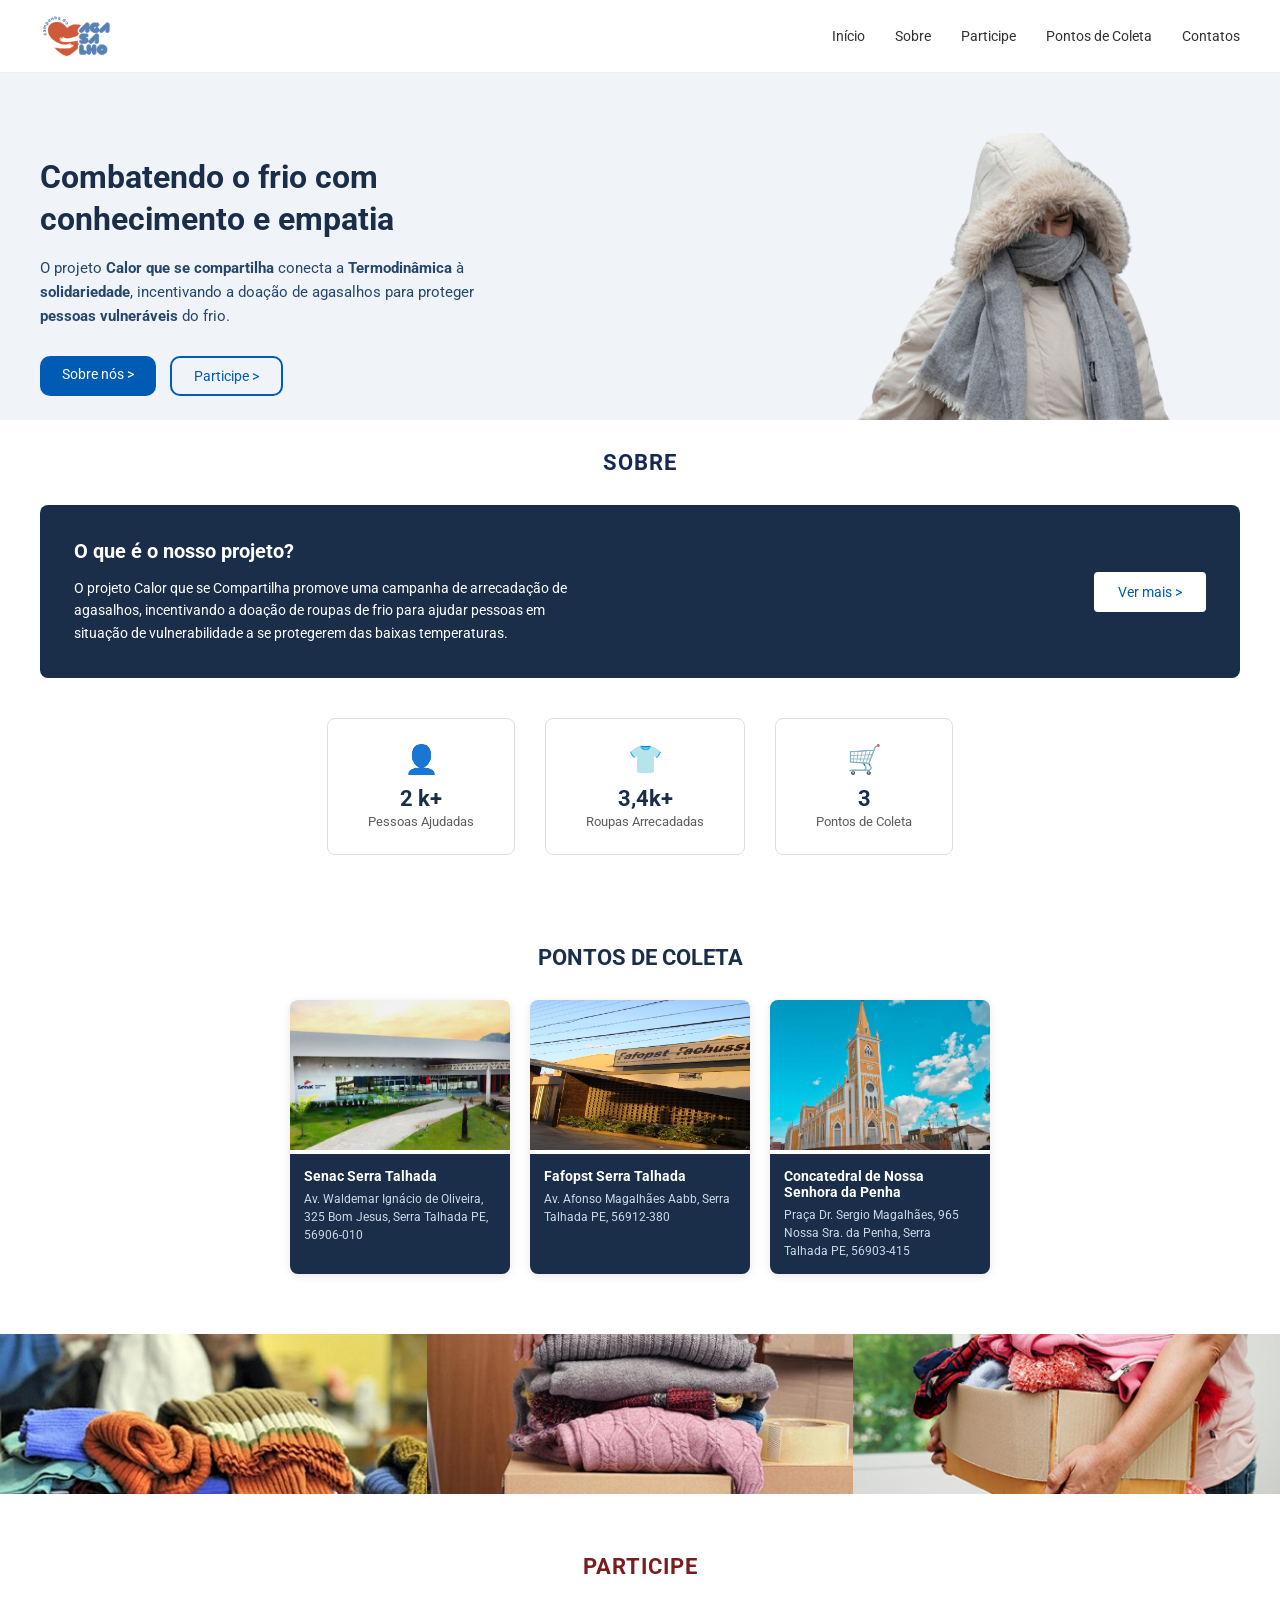
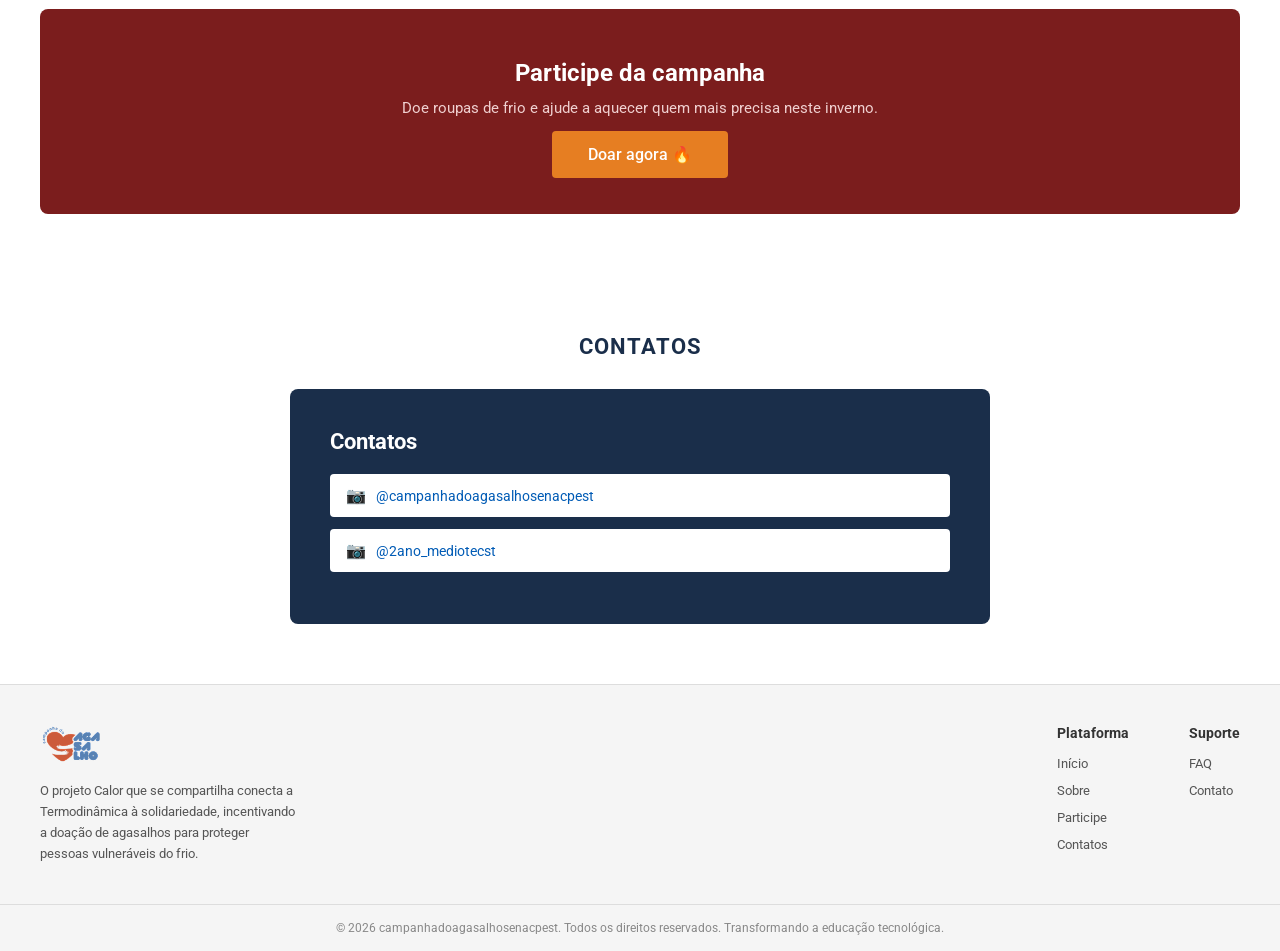
<file: code/index.html>
<!DOCTYPE html>
<html lang="pt-BR">
<head>
    <meta charset="UTF-8">
    <meta name="viewport" content="width=device-width, initial-scale=1.0">
    <title>Calor que se Compartilha</title>
    <link rel="icon" href="favicon.svg">
    <link href="https://fonts.googleapis.com/css2?family=Roboto:wght@400;500;700&display=swap" rel="stylesheet">
    <link rel="stylesheet" href="style.css">
</head>
<body>
    <header>
        <img src="logo.png" alt="Logo Calor que se Compartilha">
        <nav>
            <a href="#inicio">Início</a>
            <a href="sobre.html#sobre">Sobre</a>
            <a href="#participe">Participe</a>
            <a href="#pontos">Pontos de Coleta</a>
            <a href="#contatos">Contatos</a>
        </nav>
    </header>

    <main>
        <section id="inicio">
            <div class="inicio-texto">
                <h1>Combatendo o frio com conhecimento e empatia</h1>
                <p>
                    O projeto <strong>Calor que se compartilha</strong> conecta a
                    <strong>Termodinâmica</strong> à <strong>solidariedade</strong>, incentivando a
                    doação de agasalhos para proteger <strong>pessoas vulneráveis</strong> do frio.
                </p>
                <div class="inicio-botoes">
                    <a href="#sobre" class="btn-primario">Sobre nós &gt;</a> <!--O &gt é para colocar o sinal de ">" no botão-->
                    <a href="#participe" class="btn-secundario">Participe &gt;</a>
                </div>
            </div>
            <div class="inicio-imagem">
                <img src="pessoaagasalhada.png" alt="Pessoa usando agasalho">
            </div>
        </section>

        <section id="sobre">
            <h2>SOBRE</h2>

            <article class="sobre-blocodetexto">
                <div>
                    <h3>O que é o nosso projeto?</h3>
                    <p>
                        O projeto Calor que se Compartilha promove uma campanha de arrecadação de agasalhos,
                        incentivando a doação de roupas de frio para ajudar pessoas em situação de
                        vulnerabilidade a se protegerem das baixas temperaturas.
                    </p>
                </div>
                <a href="sobre.html"> Ver mais &gt;</a>
            </article>

            <div class="status">
                <div class="stat-bloco">
                    <div class="icone">👤</div>
                    <strong>2 k+</strong>
                    <span>Pessoas Ajudadas</span>
                </div>
                <div class="stat-bloco">
                    <div class="icone">👕</div>
                    <strong>3,4k+</strong>
                    <span>Roupas Arrecadadas</span>
                </div>
                <div class="stat-bloco">
                    <div class="icone">🛒</div>
                    <strong>3</strong>
                    <span>Pontos de Coleta</span>
                </div>
            </div>
        </section>
        <section id="pontos">
            <h2>PONTOS DE COLETA</h2>

            <div class="pontos-bloco">
                <article class="ponto-bloco">
                    <img src="senac.png" alt="Senac Serra Talhada">
                    <div class="ponto-info">
                        <h3>Senac Serra Talhada</h3>
                        <p>Av. Waldemar Ignácio de Oliveira, 325 Bom Jesus, Serra Talhada PE, 56906-010</p>
                    </div>
                </article>

                <article class="ponto-bloco">
                    <img src="fafopst.png" alt="Fafopst Serra Talhada">
                    <div class="ponto-info">
                        <h3>Fafopst Serra Talhada</h3>
                        <p>Av. Afonso Magalhães Aabb, Serra Talhada PE, 56912-380</p>
                    </div>
                </article>

                <article class="ponto-bloco">
                    <img src="igrejacatolica.png" alt="Concatedral de Nossa Senhora da Penha">
                    <div class="ponto-info">
                        <h3>Concatedral de Nossa Senhora da Penha</h3>
                        <p>Praça Dr. Sergio Magalhães, 965 Nossa Sra. da Penha, Serra Talhada PE, 56903-415</p>
                    </div>
                </article>
            </div>
        </section>

        <div class="banner-imagens" aria-hidden="true">
            <div><img src="carrosel1.png" alt=""></div>
            <div><img src="carrosel2.png" alt=""></div>
            <div><img src="carrosel3.png" alt=""></div>
        </div>

        <section id="participe">
            <h2>PARTICIPE</h2>
            <div class="participe-bloco">
                <h3>Participe da campanha</h3>
                <p>Doe roupas de frio e ajude a aquecer quem mais precisa neste inverno.</p>
                <a href="doacao.html" class="btn-doar">Doar agora 🔥</a>
            </div>
        </section>

        <section id="contatos">
            <h2>CONTATOS</h2>
            <div class="contatos-bloco">
                <h3>Contatos</h3>
                <div class="contato-item">
                    <span>📷</span>
                    <a href="https://instagram.com/campanhadoagasalhosenacpest" target="_blank">@campanhadoagasalhosenacpest</a><!--O target é parar abrir outra aba quando clicar-->
                </div>
                <div class="contato-item">
                    <span>📷</span>
                    <a href="https://instagram.com/2ano_mediotecst" target="_blank">@2ano_mediotecst</a>
                </div>
            </div>
        </section>

    </main>

    <footer>
        <div class="footer-marca">
            <img src="logo.png" alt="Logo Calor que se Compartilha">
            <p>O projeto Calor que se compartilha conecta a Termodinâmica à solidariedade, incentivando a doação de agasalhos para proteger pessoas vulneráveis do frio.</p>
        </div>

        <div class="footer-links">
            <div class="footer-coluna">
                <h4>Plataforma</h4>
                <ul>
                    <li><a href="#inicio">Início</a></li>
                    <li><a href="sobre.html#sobre">Sobre</a></li>
                    <li><a href="#participe">Participe</a></li>
                    <li><a href="#contatos">Contatos</a></li>
                </ul>
            </div>
            <div class="footer-coluna">
                <h4>Suporte</h4>
                <ul>
                    <li><a href="#">FAQ</a></li>
                    <li><a href="#">Contato</a></li>
                </ul>
            </div>
        </div>
    </footer>

    <div class="footer-copyright">
        <p>© 2026 campanhadoagasalhosenacpest. Todos os direitos reservados. Transformando a educação tecnológica.</p>
    </div>

</body>
</html>
</file>
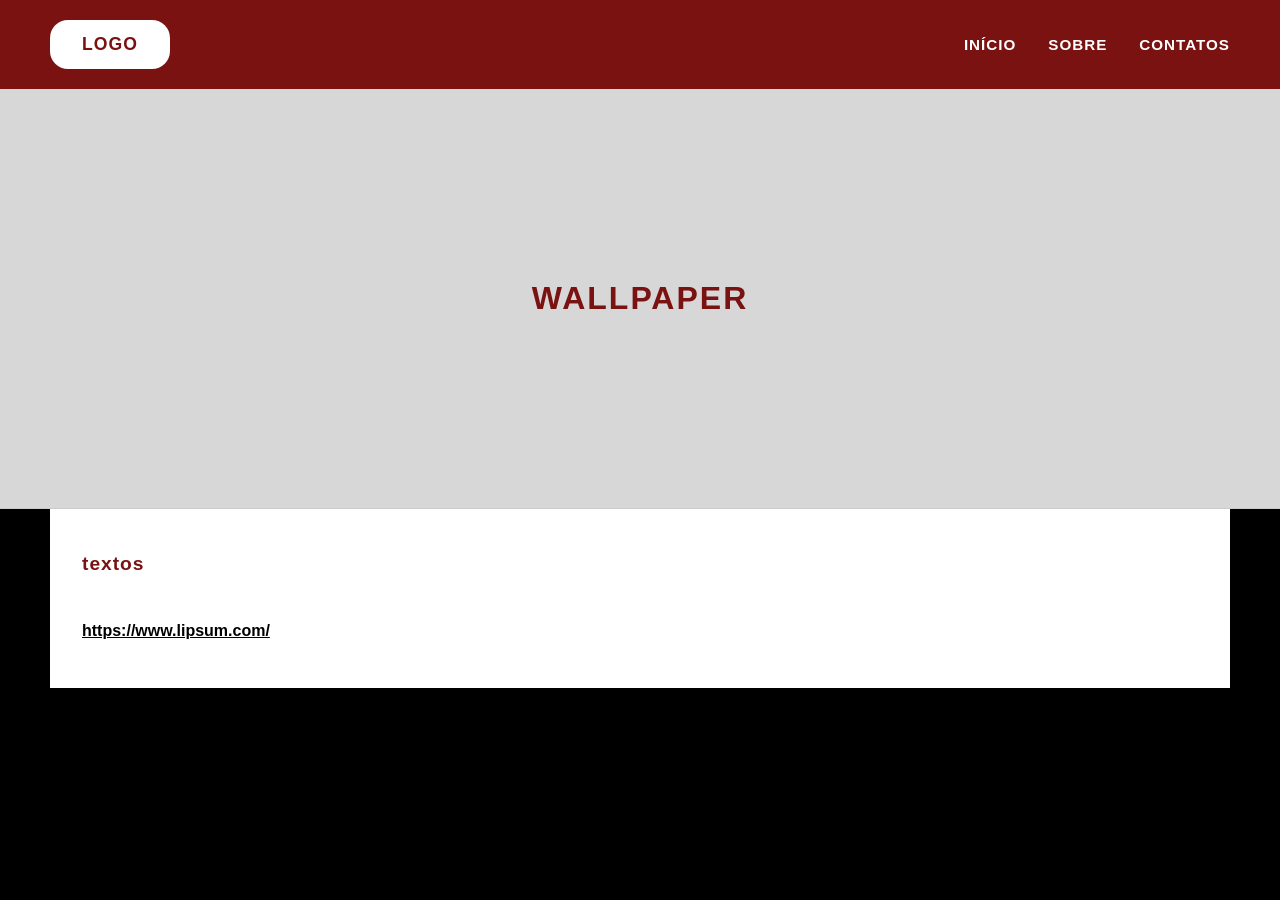
<file: codigo/index.html>
<html lang="pt-br">
<head>
    <meta charset="UTF-8">
    <meta name="viewport" content="width=device-width, initial-scale=1.0">
    <title>Agasalho</title>
    <link rel="icon" type="image/svg+xml" href="favicon.svg">
    <link rel="stylesheet" href="styles.css">
</head>
<body>
    <div class="page">
        <header>
            <div class="header-inner">
                <div class="logo-box"> 
                    LOGO
                </div>
                <nav>
                    <ul>
                        <li><a href="#">INÍCIO</a></li>
                        <li><a href="#">SOBRE</a></li>
                        <li><a href="#">CONTATOS</a></li>
                    </ul>
                </nav>
            </div>
        </header>

        <main>
            <section class="wallpaper">
                WALLPAPER
            </section>

            <section class="content">
                <h2>textos</h2>
                <p><a href="https://www.lipsum.com/" target="_blank" rel="noopener noreferrer">https://www.lipsum.com/</a></p>
            </section>
        </main>
    </div>
</body>
</html>
</file>
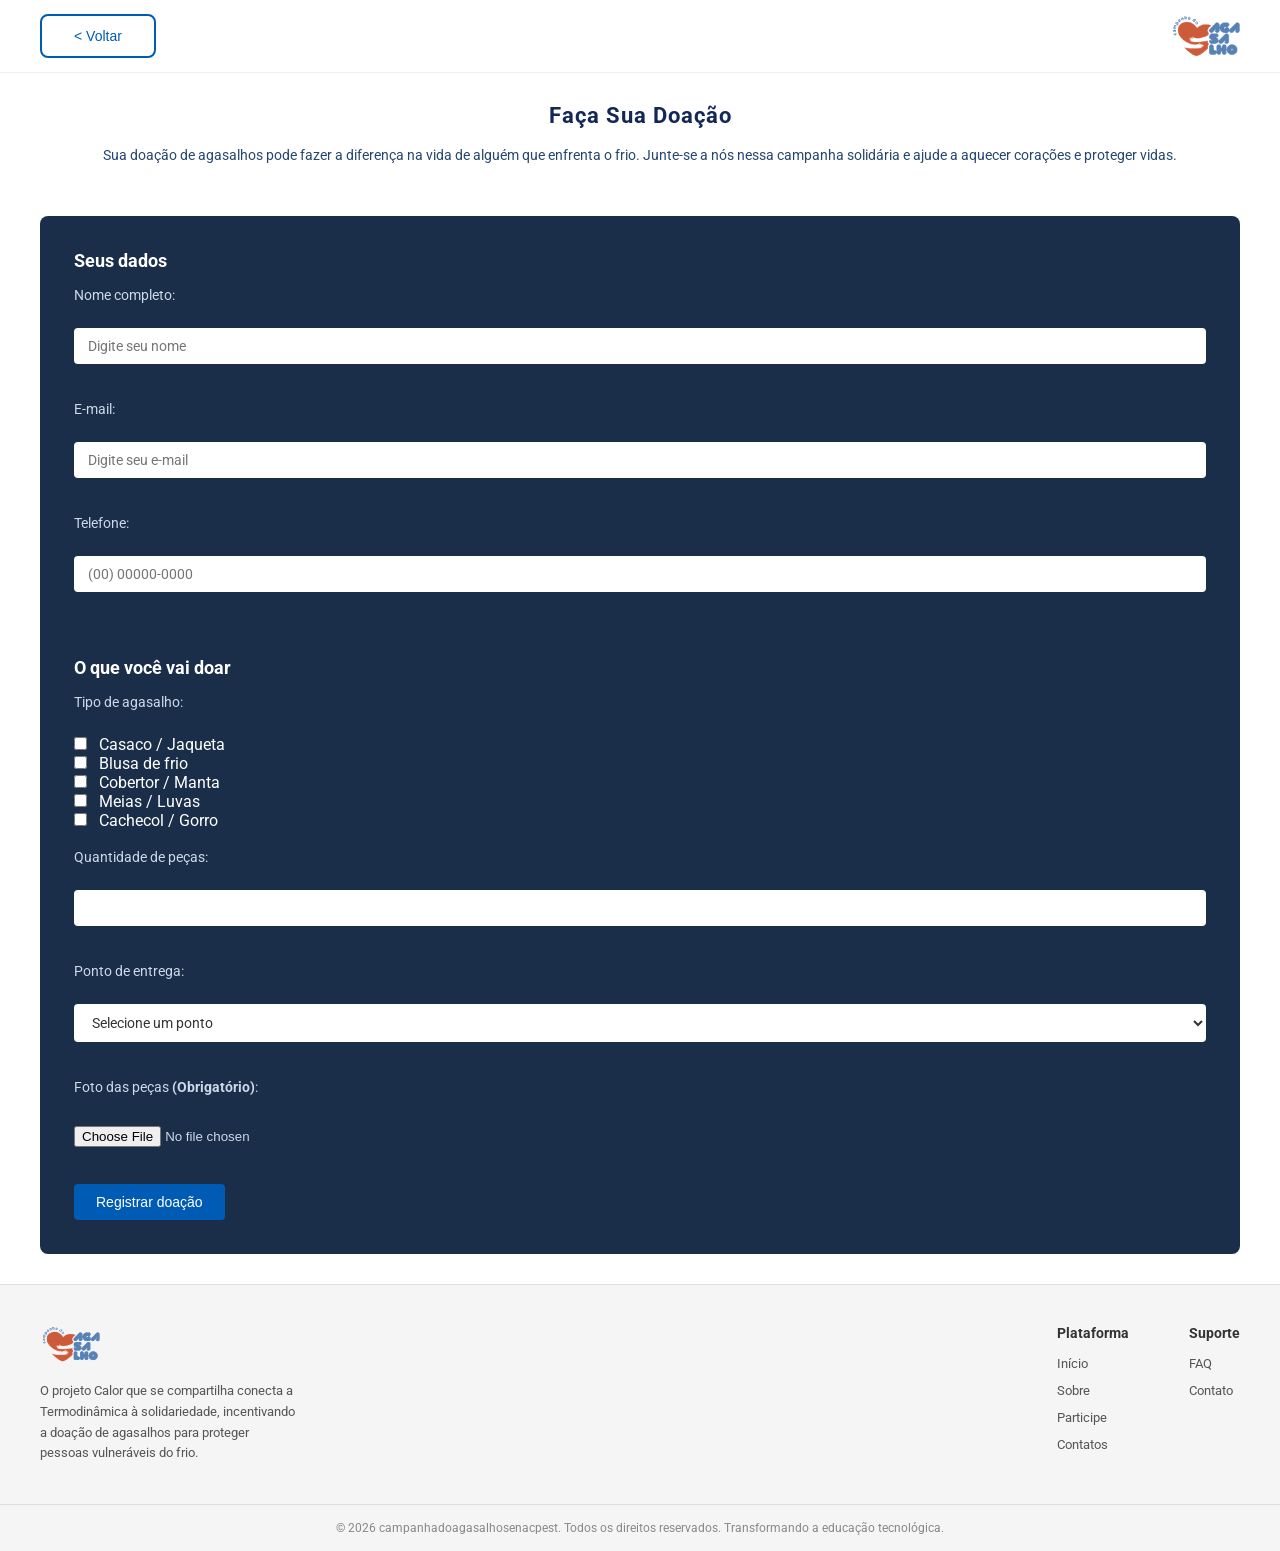
<file: code/doacao.html>
<!DOCTYPE html>
<html lang="pt-BR">
  <head>
    <meta charset="UTF-8">
    <meta name="viewport" content="width=device-width, initial-scale=1.0">
    <title>Calor que se Compartilha</title>
    <link rel="icon" href="favicon.svg">
    <link href="https://fonts.googleapis.com/css2?family=Roboto:wght@400;500;700&display=swap" rel="stylesheet">
    <link rel="stylesheet" href="style.css">
  </head>
  <body>
    <header>
        <nav>
            <button><a href="index.html" style="color: #005BB5;">&lt; Voltar</a></button>
        </nav>
        <img src="logo.png" alt="Logo Calor que se Compartilha">
    </header>

    <main>
      <section id="doacao">
        <h2>Faça Sua Doação</h2>
        <p>
          Sua doação de agasalhos pode fazer a diferença na vida de alguém que enfrenta o frio.
          Junte-se a nós nessa campanha solidária e ajude a aquecer corações e proteger vidas.
        </p>
        <br>
          <form>
          <h3>Seus dados</h3>
      
          <label for="nome">Nome completo:</label><br>
          <input type="text" id="nome" name="nome" placeholder="Digite seu nome"><br><br>
      
          <label for="email">E-mail:</label><br>
          <input type="email" id="email" name="email" placeholder="Digite seu e-mail"><br><br>
      
          <label for="telefone">Telefone:</label><br>
          <input type="tel" id="telefone" name="telefone" placeholder="(00) 00000-0000"><br><br>
      
          <h3>O que você vai doar</h3>
      
          <label>Tipo de agasalho:</label><br>
          <input type="checkbox" name="tipo" value="casaco"> Casaco / Jaqueta<br>
          <input type="checkbox" name="tipo" value="blusa"> Blusa de frio<br>
          <input type="checkbox" name="tipo" value="cobertor"> Cobertor / Manta<br>
          <input type="checkbox" name="tipo" value="meias"> Meias / Luvas<br>
          <input type="checkbox" name="tipo" value="cachecol"> Cachecol / Gorro<br><br>
      
          <label for="quantidade">Quantidade de peças:</label><br>
          <input type="number" id="quantidade" name="quantidade" min="1"><br><br>
      
          <label for="ponto">Ponto de entrega:</label><br>
          <select id="ponto" name="ponto">
            <option value="">Selecione um ponto</option>
            <option value="escola">Escola Estadual João Pessoa</option>
            <option value="ifpe">IFPE - Campus Garanhuns</option>
            <option value="upe">UPE - Unidade Garanhuns</option>
            <option value="paroquia">Paróquia São Sebastião</option>
          </select><br><br>
      
          <label for="foto">Foto das peças <strong>(Obrigatório)</strong>:</label><br>
          <input type="file" id="foto" name="foto" accept="image/*" required><br><br>
      
          <input type="submit" value="Registrar doação">
      
        </form>
      </section>
    </main>

    <footer>
      <div class="footer-marca">
            <img src="logo.png" alt="Logo Calor que se Compartilha">
            <p>O projeto Calor que se compartilha conecta a Termodinâmica à solidariedade, incentivando a doação de agasalhos para proteger pessoas vulneráveis do frio.</p>
      </div>

        <div class="footer-links">
            <div class="footer-coluna">
                <h4>Plataforma</h4>
                <ul>
                    <li><a href="index.html">Início</a></li>
                    <li><a href="index.html">Sobre</a></li>
                    <li><a href="index.html">Participe</a></li>
                    <li><a href="index.html">Contatos</a></li>
                </ul>
            </div>
            <div class="footer-coluna">
                <h4>Suporte</h4>
                <ul>
                    <li><a href="#">FAQ</a></li>
                    <li><a href="#">Contato</a></li>
                </ul>
            </div>
        </div>
    </footer>

    <div class="footer-copyright">
        <p>© 2026 campanhadoagasalhosenacpest. Todos os direitos reservados. Transformando a educação tecnológica.</p>
    </div>

  </body>
</html>
</file>
<file: code/style.css>
* {
    margin: 0;
    padding: 0;
    box-sizing: border-box;
}

body {
    font-family: 'Roboto', sans-serif;
    color: #333333;
    background-color: #fff;
}

/* ----------------------------------------------------------------------------------------- */
/* header do site */
/* ----------------------------------------------------------------------------------------- */

header {
    display: flex;
    justify-content: space-between;
    align-items: center;
    padding: 14px 40px;
    background-color: #fff;
    border-bottom: 1px solid #eee;
}

header button {
    background-color: transparent;
    color: #005BB5;
    border: 2px solid #005BB5;
    font-size: 14px;
    cursor: pointer;
    border-radius: 8px;
    padding: 12px 32px;
}

header img {
    width: 70px;
}

header nav {
    display: flex;
    gap: 30px;
}

header nav a {
    text-decoration: none;
    color: #303030;
    font-size: 14px;
}

header nav a:hover {
    color: #005BB5;
}

/* ----------------------------------------------------------------------------------------- */
/* Body - inicio */
/* ----------------------------------------------------------------------------------------- */

#inicio {
    display: flex;
    align-items: center;
    justify-content: space-between;
    padding: 60px 40px 0 40px;
    background-color: #f0f4f8;
}

#inicio .inicio-texto {
    max-width: 480px;
}

#inicio h1 {
    font-size: 32px;
    font-weight: 700;
    color: #1a2e4a;
    margin-bottom: 16px;
    line-height: 1.3;
}

#inicio p {
    font-size: 15px;
    color: #25466E;
    margin-bottom: 28px;
    line-height: 1.6;
}

#inicio p strong {
    font-weight: 700;
    color: #25466E;
}

.inicio-botoes {
    display: flex;
    gap: 14px;
}

.btn-primario {
    background-color: #005BB5;
    color: #fff;
    padding: 10px 22px;
    border-radius: 10px;
    font-size: 14px;
    text-decoration: none;
}

.btn-secundario {
    background-color: transparent;
    color: #005BB5;
    border: 2px solid #005BB5;
    padding: 10px 22px;
    border-radius: 10px;
    font-size: 14px;
    text-decoration: none;
}

#inicio .inicio-imagem{
    display: flex;
    align-items: flex-end;
}

#inicio .inicio-imagem img {
    width: 500px;
    display: block;
}

/* ----------------------------------------------------------------------------------------- */
/* Body - sobre */
/* ----------------------------------------------------------------------------------------- */

#sobre {
    padding: 30px 40px;
    text-align: center;
}

#sobre h2 { /* título */
    font-size: 22px;
    font-weight: 700;
    color: #132857;
    margin-bottom: 30px;
    letter-spacing: 1px;
}

.sobre-blocodetexto {
    background-color: #1a2e4a;
    color: #fff;
    border-radius: 8px;
    padding: 34px;
    display: flex;
    justify-content: space-between;
    align-items: center;
    text-align: left;
    margin-bottom: 40px;
}

.sobre-blocodetexto h3 {
    font-size: 20px;
    margin-bottom: 14px;
}

.sobre-blocodetexto p {
    font-size: 14px;
    line-height: 1.6;
    max-width: 500px;
}

.sobre-blocodetexto a {
    border: 2px solid #fff;
    background-color: #fff;
    color: #005BB5;
    padding: 10px 22px;
    border-radius: 4px;
    text-decoration: none;
    font-size: 14px;
    white-space: nowrap;
}

/* ----------------------------------------------------------------------------------------- */
/* Body - Andamento das pessoas, roupas e pontos de coleta*/
/* ----------------------------------------------------------------------------------------- */

.status {
    display: flex;
    justify-content: center;
    gap: 30px;
}

.stat-bloco {
    border: 1px solid #ddd;
    border-radius: 8px;
    padding: 24px 40px;
    text-align: center;
}

.stat-bloco .icone {
    font-size: 28px;
    margin-bottom: 10px;
}

.stat-bloco strong {
    display: block;
    font-size: 22px;
    font-weight: 700;
    color: #1a2e4a;
}

.stat-bloco span {
    font-size: 13px;
    color: #5c5c5c;
}

/* ----------------------------------------------------------------------------------------- */
/* Body - pontos de coleta */
/* ----------------------------------------------------------------------------------------- */

#pontos {
    padding: 60px 40px;
    text-align: center;
}

#pontos h2 {
    font-size: 22px;
    font-weight: 700;
    color: #1a2e4a;
    margin-bottom: 30px;
}

.pontos-bloco {
    display: flex;
    justify-content: center;
    gap: 20px;
}

.ponto-bloco {
    width: 220px;
    border-radius: 8px;
    overflow: hidden; /* Serve para a imagem ficar dentro da borda e ficar arredondada junto dela*/
    text-align: left;
    box-shadow: 0 2px 8px rgba(0,0,0,0.1);
}

.ponto-bloco img {
    width: 100%;
    height: 150px;
    object-fit: cover;
}

.ponto-bloco .ponto-info {
    background-color: #1a2e4a;
    color: #fff;
    padding: 14px;
    height: 100%;
}

.ponto-bloco .ponto-info h3 {
    font-size: 14px;
    font-weight: 700;
    margin-bottom: 6px;
}

.ponto-bloco .ponto-info p {
    font-size: 12px;
    line-height: 1.5;
    color: #ccd9e8;
}

.banner-imagens {
    display: flex;
    height: 160px;
    overflow: hidden;
}

.banner-imagens div {
    flex: 1;
    overflow: hidden;
}

.banner-imagens div img {
    width: 100%;
    height: 100%;
    object-fit: cover;
}

/* ----------------------------------------------------------------------------------------- */
/* Body - participe */
/* ----------------------------------------------------------------------------------------- */

#participe {
    padding: 60px 40px;
    text-align: center;
}

#participe h2 {
    font-size: 22px;
    font-weight: 700;
    color: #7b1d1d;
    margin-bottom: 30px;
    letter-spacing: 1px;
}

.participe-bloco {
    background-color: #7b1d1d;
    color: #fff;
    border-radius: 8px;
    padding: 50px 40px;
}

.participe-bloco h3 {
    font-size: 24px;
    font-weight: 700;
    margin-bottom: 12px;
}

.participe-bloco p {
    font-size: 15px;
    margin-bottom: 28px;
    color: #f0d0d0;
}

.btn-doar {
    background-color: #e67e22;
    color: #fff;
    padding: 14px 36px;
    border-radius: 4px;
    font-size: 16px;
    font-weight: 500;
    text-decoration: none;
}

/* ----------------------------------------------------------------------------------------- */
/* Body - Contatos*/
/* ----------------------------------------------------------------------------------------- */

#contatos {
    padding: 60px 40px;
    text-align: center;
}

#contatos h2 {
    font-size: 22px;
    font-weight: 700;
    color: #1a2e4a;
    margin-bottom: 30px;
    letter-spacing: 1px;
}

.contatos-bloco {
    background-color: #1a2e4a;
    color: #fff;
    border-radius: 8px;
    padding: 40px;
    text-align: left;
    max-width: 700px;
    margin: 0 auto;
}

.contatos-bloco h3 {
    font-size: 22px;
    font-weight: 700;
    margin-bottom: 20px;
}

.contato-item {
    background-color: #fff;
    border-radius: 4px;
    padding: 12px 16px;
    margin-bottom: 12px;
    display: flex;
    align-items: center;
    gap: 10px;
}

.contato-item a {
    color: #005BB5;
    text-decoration: none;
    font-size: 14px;
}

/* ----------------------------------------------------------------------------------------- */
/* Body - Rodapé */
/* ----------------------------------------------------------------------------------------- */

footer {
    background-color: #f5f5f5;
    padding: 40px;
    display: flex;
    justify-content: space-between;
    align-items: flex-start;
    border-top: 1px solid #ddd;
}

.footer-marca img {
    width: 60px;
    margin-bottom: 14px;
}

.footer-marca p {
    font-size: 13px;
    color: #555;
    max-width: 260px;
    line-height: 1.6;
}

.footer-links {
    display: flex;
    gap: 60px;
}

.footer-coluna h4 {
    font-size: 14px;
    font-weight: 700;
    margin-bottom: 12px;
}

.footer-coluna ul {
    list-style: none;
}

.footer-coluna ul li {
    margin-bottom: 8px;
}

.footer-coluna ul li a {
    text-decoration: none;
    font-size: 13px;
    color: #555;
}

.footer-coluna ul li a:hover {
    color: #005BB5;
}

.footer-copyright {
    background-color: #f5f5f5;
    text-align: center;
    padding: 16px;
    font-size: 12px;
    color: #888;
    border-top: 1px solid #ddd;
}

/* ----------------------------------------------------------------------------------------- */
/* Body - doação */
/* ----------------------------------------------------------------------------------------- */

#doacao {
    padding: 30px 40px;
    text-align: center;
}

#doacao h2 {
    font-size: 22px;
    font-weight: 700;
    color: #132857;
    margin-bottom: 16px;
    letter-spacing: 1px;
}

#doacao > p {
    font-size: 14px;
    color: #25466E;
    line-height: 1.6;
    margin-bottom: 30px;
}

#doacao form {
    background-color: #1a2e4a;
    color: #fff;
    border-radius: 8px;
    padding: 34px;
    text-align: left;
}

#doacao form h3 {
    font-size: 18px;
    margin-bottom: 16px;
    margin-top: 28px;
    color: #fff;
}

#doacao form h3:first-child {
    margin-top: 0;
}

#doacao form label {
    display: block;
    font-size: 14px;
    margin-bottom: 6px;
    color: #ccd9e8;
}

#doacao form input[type="text"] {
    width: 100%;
    padding: 10px 14px;
    margin-bottom: 18px;
    border: none;
    border-radius: 4px;
    font-size: 14px;
    font-family: 'Roboto', sans-serif;
    background-color: #fff;
    color: #333;
}

#doacao form input[type="email"] {
    width: 100%;
    padding: 10px 14px;
    margin-bottom: 18px;
    border: none;
    border-radius: 4px;
    font-size: 14px;
    font-family: 'Roboto', sans-serif;
    background-color: #fff;
    color: #333;
}

#doacao form input[type="tel"] {
    width: 100%;
    padding: 10px 14px;
    margin-bottom: 18px;
    border: none;
    border-radius: 4px;
    font-size: 14px;
    font-family: 'Roboto', sans-serif;
    background-color: #fff;
    color: #333;
}

#doacao form input[type="number"] {
    width: 100%;
    padding: 10px 14px;
    margin-bottom: 18px;
    border: none;
    border-radius: 4px;
    font-size: 14px;
    font-family: 'Roboto', sans-serif;
    background-color: #fff;
    color: #333;
}

#doacao form select {
    width: 100%;
    padding: 10px 14px;
    margin-bottom: 18px;
    border: none;
    border-radius: 4px;
    font-size: 14px;
    font-family: 'Roboto', sans-serif;
    background-color: #fff;
    color: #333;
}

#doacao form input[type="checkbox"] {
    margin-right: 8px;
    accent-color: #e67e22;
}

#doacao form input[type="file"] {
    margin-top: 6px;
    margin-bottom: 18px;
    color: #ccd9e8;
}

#doacao form input[type="submit"] {
    background-color: #005BB5;
    color: #fff;
    border: none;
    padding: 10px 22px;
    cursor: pointer;
    display: flex;
    justify-content: center;
    border-radius: 4px;
    font-size: 14px;
}

#doacao form input[type="submit"]:hover {
    background-color: #004494;
}

/* ----------------------------------------------------------------------------------------- */
/* Body - Sobre */
/* ----------------------------------------------------------------------------------------- */

.nav-ativo {
    color: #005BB5;
    font-weight: 500;
}

#sobre-hero {
    background-color: #f0f4f8;
    padding: 60px 40px;
    text-align: center;
}

#sobre-hero h1 {
    font-size: 36px;
    font-weight: 700;
    color: #1a2e4a;
    margin-bottom: 16px;
}

#sobre-hero p {
    font-size: 16px;
    color: #25466E;
    line-height: 1.6;
}

#missao {
    padding: 60px 40px;
    text-align: center;
}

.missao-bloco {
    display: flex;
    justify-content: center;
    gap: 24px;
}

.missao-item {
    border: 1px solid #ddd;
    border-radius: 8px;
    padding: 34px 28px;
    width: 280px;
    text-align: left;
}

.missao-icone {
    font-size: 30px;
    margin-bottom: 14px;
}

.missao-item h3 {
    font-size: 18px;
    color: #1a2e4a;
    margin-bottom: 10px;
}

.missao-item p {
    font-size: 14px;
    color: #555;
    line-height: 1.6;
}

#historia {
    background-color: #1a2e4a;
    padding: 60px 40px;
}

.historia-conteudo {
    display: flex;
    justify-content: space-between;
    align-items: center;
    gap: 60px;
}

.historia-texto h2 {
    font-size: 26px;
    font-weight: 700;
    color: #fff;
    margin-bottom: 20px;
}

.historia-texto p {
    font-size: 14px;
    color: #ccd9e8;
    line-height: 1.7;
    margin-bottom: 16px;
}

.historia-texto p strong {
    color: #fff;
}

.historia-texto .btn-primario {
    display: inline-block;
    margin-top: 10px;
}

.historia-destaque {
    display: flex;
    flex-direction: column;
    gap: 20px;
}

.destaque-numero {
    border-left: 3px solid #005BB5;
    padding-left: 16px;
}

.destaque-numero strong {
    display: block;
    font-size: 28px;
    color: #fff;
}

.destaque-numero span {
    font-size: 13px;
    color: #ccd9e8;
}

#equipe {
    padding: 60px 40px;
    text-align: center;
}

#equipe h2 {
    font-size: 22px;
    font-weight: 700;
    color: #132857;
    margin-bottom: 10px;
    letter-spacing: 1px;
}

.equipe-subtitulo {
    font-size: 14px;
    color: #555;
    margin-bottom: 36px;
}

.equipe-bloco {
    display: flex;
    justify-content: center;
    gap: 24px;
}

.membro-card {
    background-color: #f0f4f8;
    border-radius: 8px;
    padding: 34px 40px;
    width: 200px;
}

.membro-avatar {
    font-size: 48px;
    margin-bottom: 14px;
}

.membro-card h3 {
    font-size: 16px;
    font-weight: 700;
    color: #1a2e4a;
    margin-bottom: 6px;
}

.membro-card span {
    font-size: 13px;
    color: #555;
}

#cta-sobre {
    padding: 60px 40px;
    text-align: center;
}

.cta-bloco {
    background-color: #7b1d1d;
    color: #fff;
    border-radius: 8px;
    padding: 50px 40px;
}

.cta-bloco h2 {
    font-size: 26px;
    font-weight: 700;
    margin-bottom: 12px;
}

.cta-bloco p {
    font-size: 15px;
    color: #f0d0d0;
    margin-bottom: 28px;
}
</file>
<file: codigo/styles.css>
:root {
    --bg-header: #7a1212;
    --text-white: #ffffff;
    --text-dark: #5f1414;
    --bg-wallpaper: #d7d7d7;
    --section-bg: #f5f5f5;
    --font-family: 'Segoe UI', Tahoma, Geneva, Verdana, sans-serif;
}

* {
    box-sizing: border-box;
    margin: 0;
    padding: 0;
}

body {
    font-family: var(--font-family);
    background: #000;
    color: var(--text-dark);
}

.page {
    min-height: 100vh;
    display: flex;
    flex-direction: column;
}

header {
    background: var(--bg-header);
    color: var(--text-white);
    padding: 20px 32px;
}

.header-inner {
    max-width: 1180px;
    margin: 0 auto;
    display: flex;
    align-items: center;
    justify-content: space-between;
    gap: 16px;
}

.logo-box {
    display: flex;
    align-items: center;
    justify-content: center;
    gap: 10px;
    background: #fff;
    color: var(--bg-header);
    border-radius: 18px;
    padding: 14px 22px;
    font-weight: 800;
    letter-spacing: 1px;
    min-width: 120px;
    text-align: center;
    font-size: 1.1rem;
}

.logo-icon {
    width: 22px;
    height: 22px;
}

nav ul {
    list-style: none;
    display: flex;
    gap: 32px;
    align-items: center;
    flex-wrap: wrap;
}

nav a {
    text-decoration: none;
    color: var(--text-white);
    font-weight: 800;
    letter-spacing: 1px;
    font-size: 0.95rem;
}

main {
    flex: 1;
    width: 100%;
    margin: 0 auto;
}

.wallpaper {
    background: var(--bg-wallpaper);
    min-height: 420px;
    display: flex;
    align-items: center;
    justify-content: center;
    text-transform: uppercase;
    letter-spacing: 2px;
    color: var(--bg-header);
    font-size: 2rem;
    font-weight: 800;
    border-bottom: 1px solid #ccc;
}

.content {
    max-width: 1180px;
    margin: 0 auto;
    background: #fff;
    padding: 44px 32px;
}

.content h2 {
    color: var(--bg-header);
    font-size: 1.2rem;
    margin-bottom: 18px;
    text-transform: lowercase;
    letter-spacing: 1px;
}

.content p {
    font-size: 1rem;
    line-height: 1.7;
    max-width: 780px;
}

.content a {
    display: inline-block;
    margin-top: 24px;
    color: #000;
    text-decoration: underline;
    font-weight: 700;
}

@media (max-width: 760px) {
    header {
        padding: 16px 18px;
    }

    .header-inner {
        flex-direction: column;
        align-items: stretch;
    }

    nav ul {
        justify-content: center;
        gap: 18px;
    }

    .wallpaper {
        min-height: 320px;
        font-size: 1.6rem;
    }

    .content {
        padding: 28px 20px;
    }
}
</file>
